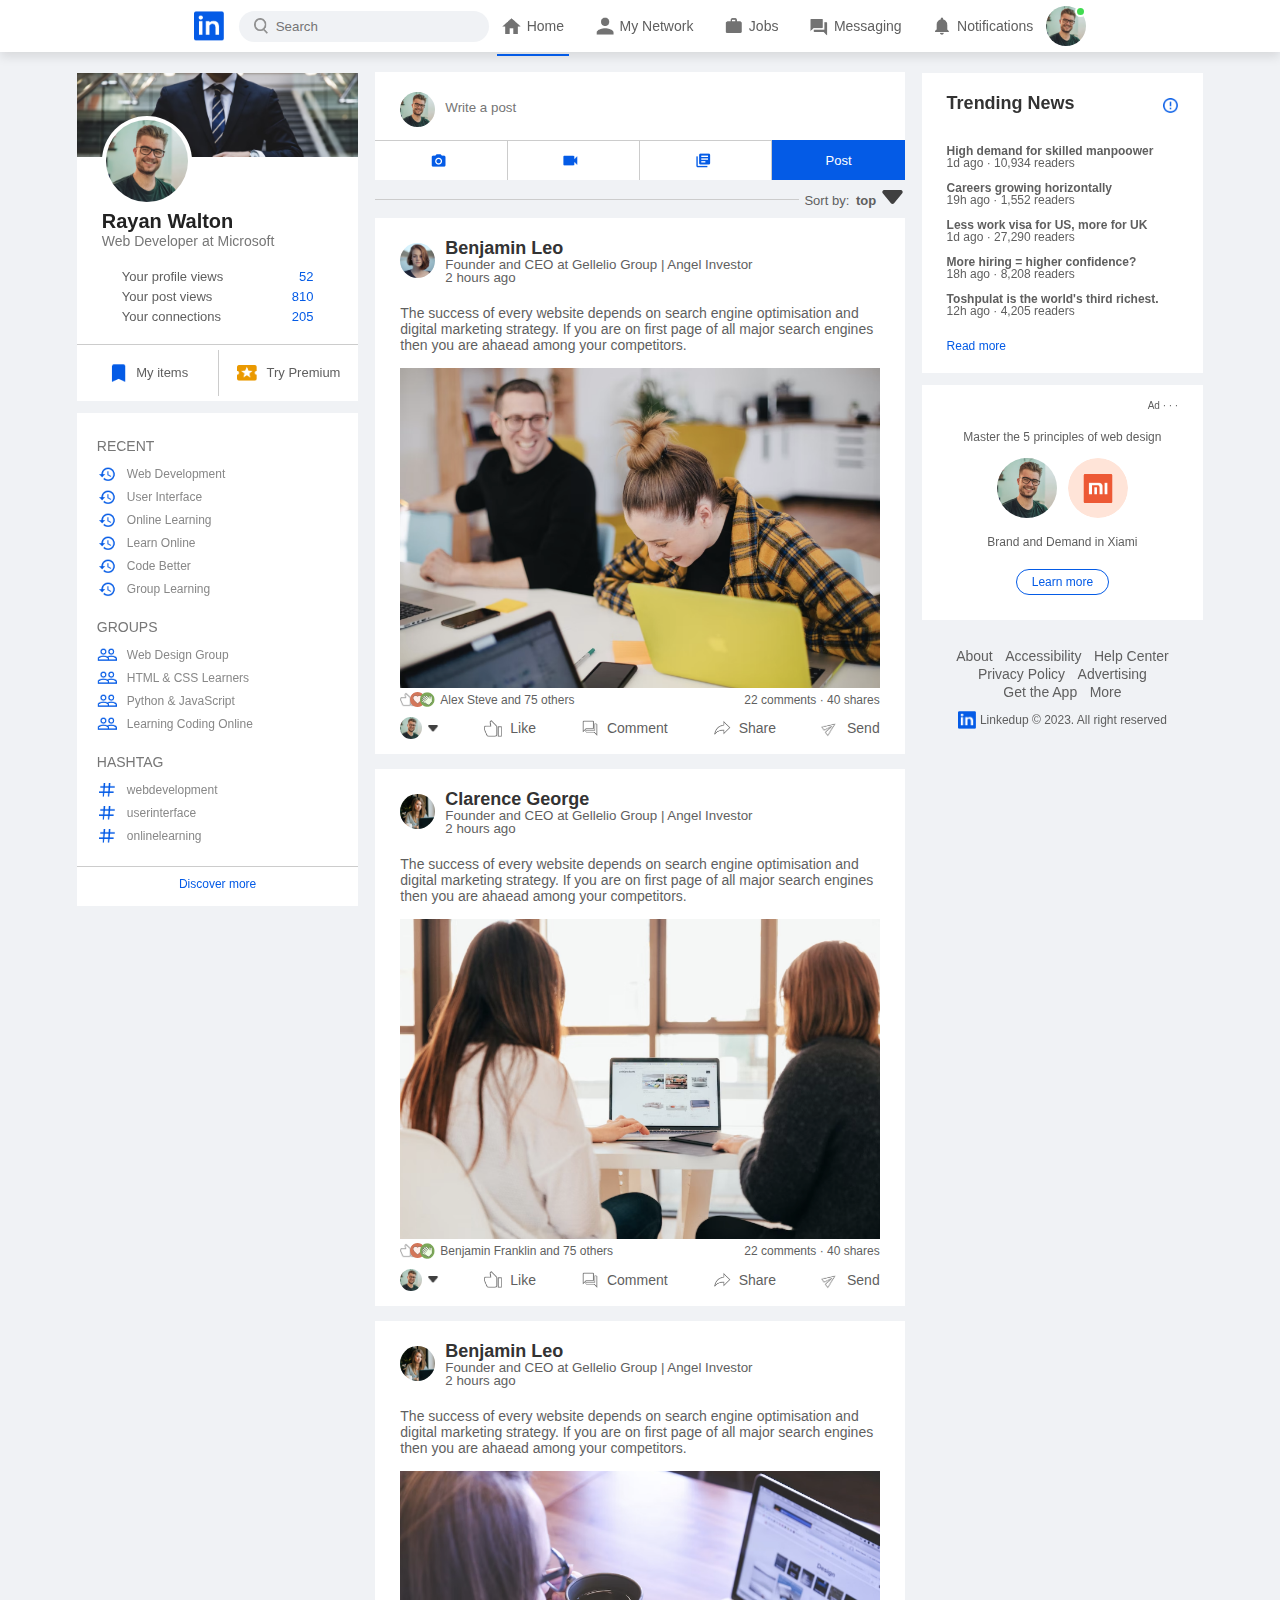
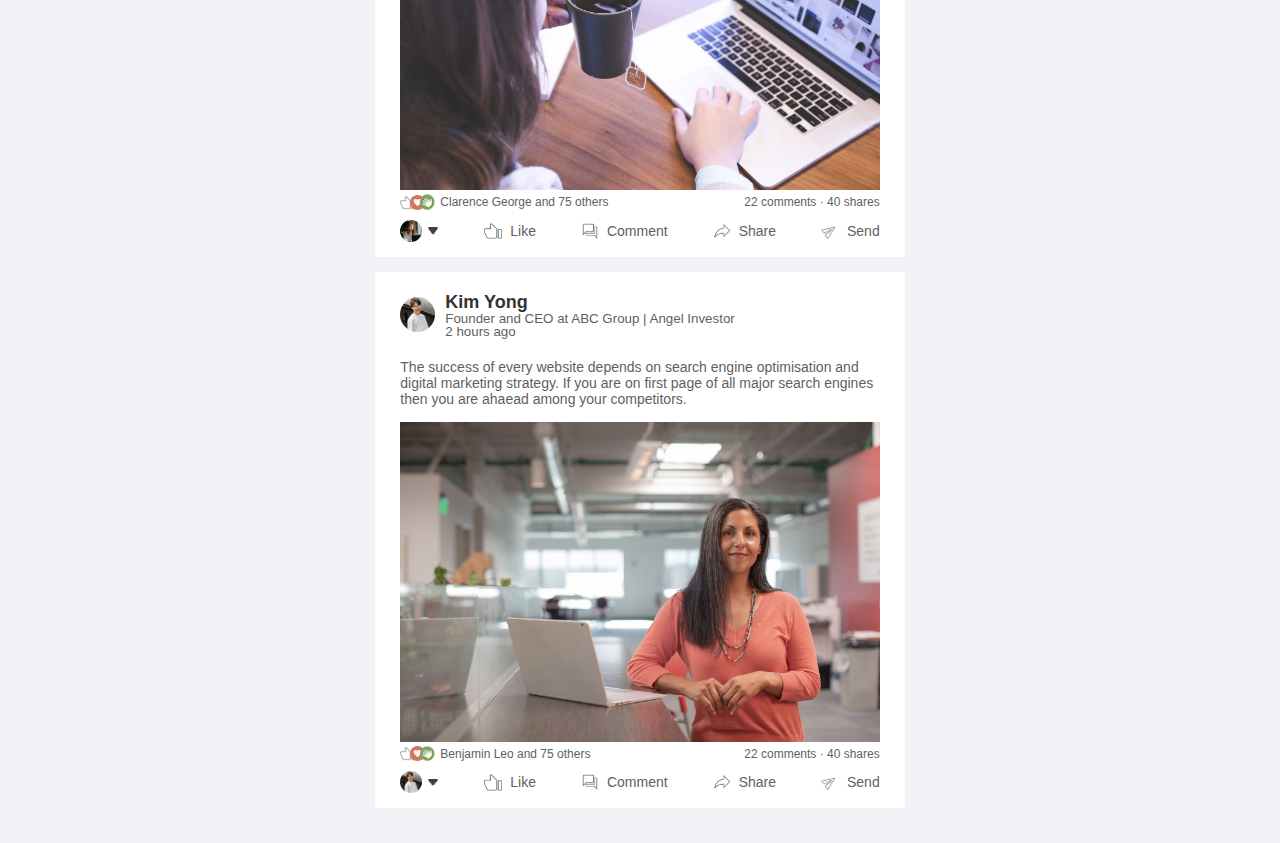
<file: index.html>
<!DOCTYPE html>
<html lang="en">
  <head>
    <meta charset="UTF-8" />
    <meta name="viewport" content="width=device-width, initial-scale=1.0" />
    <title>Social Media Website Design</title>
    <link rel="stylesheet" href="./style.css" />
  </head>
  <body>
    <nav class="navbar">
      <div class="navbar-left">
        <a href="./index.html" class="logo">
          <img src="./images/logo.png" alt="logo-img" />
        </a>

        <div class="search-box">
          <img src="./images/search.png" alt="search-icon" />
          <input type="text" placeholder="Search" />
        </div>
      </div>
      <div class="navbar-center">
        <ul>
          <li>
            <a href="#" class="active-link"
              ><img src="./images/home.png" alt="home-icon" />
              <span>Home</span></a
            >
          </li>
          <li>
            <a href="#"
              ><img src="./images/network.png" alt="network-icon" />
              <span>My Network</span></a
            >
          </li>
          <li>
            <a href="#"
              ><img src="./images/jobs.png" alt="jobs-icon" />
              <span>Jobs</span></a
            >
          </li>
          <li>
            <a href="#"
              ><img src="./images/message.png" alt="message-icon" />
              <span>Messaging</span></a
            >
          </li>
          <li>
            <a href="#"
              ><img src="./images/notification.png" alt="notification-icon" />
              <span>Notifications</span></a
            >
          </li>
        </ul>
      </div>
      <div class="navbar-right">
        <div class="online">
          <img
            src="./images/user-1.png"
            class="navbar-profile-img"
            onclick="toggleMenu()"
          />
        </div>
      </div>
      <!-- ---------------- profile-frop-down-menu -------------- -->
      <div class="profile-menu-wrap" id="profileMenu">
        <div class="profile-menu">
          <div class="user-info">
            <img src="./images/user-1.png" />
            <div>
              <h3>Rayan Walton</h3>
              <a href="./profile.html">See your profile</a>
            </div>
          </div>
          <hr />
          <a href="#" class="profile-menu-link">
            <img src="./images/feedback.png" />
            <p>Give Feedback</p>
            <span>></span>
          </a>
          <a href="#" class="profile-menu-link">
            <img src="./images/setting.png" />
            <p>Settings & Privacy</p>
            <span>></span>
          </a>
          <a href="#" class="profile-menu-link">
            <img src="./images/help.png" />
            <p>Help & Support</p>
            <span>></span>
          </a>
          <a href="#" class="profile-menu-link">
            <img src="./images/display.png" />
            <p>Display & Accessibility</p>
            <span>></span>
          </a>
          <a href="#" class="profile-menu-link">
            <img src="./images/logout.png" />
            <p>Logout</p>
            <span>></span>
          </a>
        </div>
      </div>
    </nav>

    <!-- -- --------------- navbar close ------------- -- -->

    <div class="container">
      <!-- --------- left-sidebar ---------- -->
      <div class="left-sidebar">
        <div class="sidebar-profile-box">
          <img src="./images/cover-pic.png" width="100%" />
          <div class="sidebar-profile-info">
            <img src="./images/user-1.png" />
            <h1>Rayan Walton</h1>
            <h3>Web Developer at Microsoft</h3>
            <ul>
              <li>Your profile views<span>52</span></li>
              <li>Your post views<span>810</span></li>
              <li>Your connections<span>205</span></li>
            </ul>
          </div>
          <div class="sidebar-profile-link">
            <a href="#"><img src="./images/items.png" />My items</a>
            <a href="#"><img src="./images/premium.png" />Try Premium</a>
          </div>
        </div>

        <div class="sidebar-activity" id="sidebarActivity">
          <h3>RECENT</h3>
          <a href="#"><img src="./images/recent.png" /> Web Development</a>
          <a href="#"><img src="./images/recent.png" />User Interface</a>
          <a href="#"><img src="./images/recent.png" />Online Learning</a>
          <a href="#"><img src="./images/recent.png" />Learn Online</a>
          <a href="#"><img src="./images/recent.png" />Code Better</a>
          <a href="#"><img src="./images/recent.png" />Group Learning</a>
          <h3>GROUPS</h3>
          <a href="#"><img src="./images/group.png" /> Web Design Group</a>
          <a href="#"><img src="./images/group.png" /> HTML & CSS Learners</a>
          <a href="#"><img src="./images/group.png" /> Python & JavaScript</a>
          <a href="#"
            ><img src="./images/group.png" /> Learning Coding Online</a
          >
          <h3>HASHTAG</h3>
          <a href="#"><img src="./images/hashtag.png" /> webdevelopment</a>
          <a href="#"><img src="./images/hashtag.png" /> userinterface</a>
          <a href="#"><img src="./images/hashtag.png" /> onlinelearning</a>
          <div class="discover-more-link">
            <a href="#">Discover more</a>
          </div>
        </div>

        <p id="showMoreLink" onclick="toggleActivity()">Show more <b>+</b></p>
      </div>
      <!-- ------------- main-content -------------  -->
      <div class="main-content">
        <div class="create-post">
          <div class="create-post-input">
            <img src="./images/user-1.png" />
            <textarea rows="2" placeholder="Write a post"></textarea>
          </div>
          <div class="create-post-links">
            <li><img src="./images/photo.png" /></li>
            <li><img src="./images/video.png" /></li>
            <li><img src="./images/event.png" /></li>
            <li>Post</li>
          </div>
        </div>
        <div class="sort-by">
          <hr />
          <p>
            Sort by: <span>top <img src="./images/down-arrow.png" /></span>
          </p>
        </div>

        <div class="post">
          <div class="post-author">
            <img src="./images/user-3.png" />
            <div>
              <h1>Benjamin Leo</h1>
              <small>Founder and CEO at Gellelio Group | Angel Investor</small>
              <small>2 hours ago</small>
            </div>
          </div>
          <p>
            The success of every website depends on search engine optimisation
            and digital marketing strategy. If you are on first page of all
            major search engines then you are ahaead among your competitors.
          </p>
          <img src="./images/post-image-1.png" width="100%" />

          <div class="post-stats">
            <div>
              <img src="./images/thumbsup.png" />
              <img src="./images/love.png" />
              <img src="./images/clap.png" />
              <span class="liked-users">Alex Steve and 75 others</span>
            </div>
            <div>
              <span>22 comments &middot; 40 shares</span>
            </div>
          </div>
          <div class="post-activity">
            <div>
              <img src="./images/user-1.png" class="post-activity-user-icon" />
              <img
                src="./images/down-arrow.png"
                class="post-activity-arrow-icon"
              />
            </div>
            <div class="post-activity-link">
              <img src="./images/like.png" />
              <span>Like</span>
            </div>
            <div class="post-activity-link">
              <img src="./images/comment.png" />
              <span>Comment</span>
            </div>
            <div class="post-activity-link">
              <img src="./images/share.png" />
              <span>Share</span>
            </div>
            <div class="post-activity-link">
              <img src="./images/send.png" />
              <span>Send</span>
            </div>
          </div>

          <!-- </div> -->
        </div>
        <div class="post">
          <div class="post-author">
            <img src="./images/user-4.png" />
            <div>
              <h1>Clarence George</h1>
              <small>Founder and CEO at Gellelio Group | Angel Investor</small>
              <small>2 hours ago</small>
            </div>
          </div>
          <p>
            The success of every website depends on search engine optimisation
            and digital marketing strategy. If you are on first page of all
            major search engines then you are ahaead among your competitors.
          </p>
          <img src="./images/post-image-2.png" width="100%" />

          <div class="post-stats">
            <div>
              <img src="./images/thumbsup.png" />
              <img src="./images/love.png" />
              <img src="./images/clap.png" />
              <span class="liked-users">Benjamin Franklin and 75 others</span>
            </div>
            <div>
              <span>22 comments &middot; 40 shares</span>
            </div>
          </div>
          <div class="post-activity">
            <div>
              <img src="./images/user-1.png" class="post-activity-user-icon" />
              <img
                src="./images/down-arrow.png"
                class="post-activity-arrow-icon"
              />
            </div>
            <div class="post-activity-link">
              <img src="./images/like.png" />
              <span>Like</span>
            </div>
            <div class="post-activity-link">
              <img src="./images/comment.png" />
              <span>Comment</span>
            </div>
            <div class="post-activity-link">
              <img src="./images/share.png" />
              <span>Share</span>
            </div>
            <div class="post-activity-link">
              <img src="./images/send.png" />
              <span>Send</span>
            </div>
          </div>

          <!-- </div> -->
        </div>
        <div class="post">
          <div class="post-author">
            <img src="./images/user-4.png" />
            <div>
              <h1>Benjamin Leo</h1>
              <small>Founder and CEO at Gellelio Group | Angel Investor</small>
              <small>2 hours ago</small>
            </div>
          </div>
          <p>
            The success of every website depends on search engine optimisation
            and digital marketing strategy. If you are on first page of all
            major search engines then you are ahaead among your competitors.
          </p>
          <img src="./images/post-image-4.png" width="100%" />

          <div class="post-stats">
            <div>
              <img src="./images/thumbsup.png" />
              <img src="./images/love.png" />
              <img src="./images/clap.png" />
              <span class="liked-users">Clarence George and 75 others</span>
            </div>
            <div>
              <span>22 comments &middot; 40 shares</span>
            </div>
          </div>
          <div class="post-activity">
            <div>
              <img src="./images/user-4.png" class="post-activity-user-icon" />
              <img
                src="./images/down-arrow.png"
                class="post-activity-arrow-icon"
              />
            </div>
            <div class="post-activity-link">
              <img src="./images/like.png" />
              <span>Like</span>
            </div>
            <div class="post-activity-link">
              <img src="./images/comment.png" />
              <span>Comment</span>
            </div>
            <div class="post-activity-link">
              <img src="./images/share.png" />
              <span>Share</span>
            </div>
            <div class="post-activity-link">
              <img src="./images/send.png" />
              <span>Send</span>
            </div>
          </div>
        </div>
        <div class="post">
          <div class="post-author">
            <img src="./images/user-5.png" />
            <div>
              <h1>Kim Yong</h1>
              <small>Founder and CEO at ABC Group | Angel Investor</small>
              <small>2 hours ago</small>
            </div>
          </div>
          <p>
            The success of every website depends on search engine optimisation
            and digital marketing strategy. If you are on first page of all
            major search engines then you are ahaead among your competitors.
          </p>
          <img src="./images/post-image-3.png" width="100%" />

          <div class="post-stats">
            <div>
              <img src="./images/thumbsup.png" />
              <img src="./images/love.png" />
              <img src="./images/clap.png" />
              <span class="liked-users">Benjamin Leo and 75 others</span>
            </div>
            <div>
              <span>22 comments &middot; 40 shares</span>
            </div>
          </div>
          <div class="post-activity">
            <div>
              <img src="./images/user-5.png" class="post-activity-user-icon" />
              <img
                src="./images/down-arrow.png"
                class="post-activity-arrow-icon"
              />
            </div>
            <div class="post-activity-link">
              <img src="./images/like.png" />
              <span>Like</span>
            </div>
            <div class="post-activity-link">
              <img src="./images/comment.png" />
              <span>Comment</span>
            </div>
            <div class="post-activity-link">
              <img src="./images/share.png" />
              <span>Share</span>
            </div>
            <div class="post-activity-link">
              <img src="./images/send.png" />
              <span>Send</span>
            </div>
          </div>
        </div>
        <!-- ------------- right-sidebar -------------- -->
      </div>
      <div class="right-sidebar">
        <div class="sidebar-news">
          <img src="./images/more.png" class="info-icon" alt="info-icon" />
          <h3>Trending News</h3>
          <a href="#">High demand for skilled manpoower</a>
          <span>1d ago &middot; 10,934 readers</span>

          <a href="#">Careers growing horizontally</a>
          <span>19h ago &middot; 1,552 readers</span>

          <a href="#">Less work visa for US, more for UK</a>
          <span>1d ago &middot; 27,290 readers</span>

          <a href="#">More hiring = higher confidence?</a>
          <span>18h ago &middot; 8,208 readers</span>

          <a href="#">Toshpulat is the world's third richest.</a>
          <span>12h ago &middot; 4,205 readers</span>

          <a href="#" class="read-more-link">Read more</a>
        </div>

        <div class="sidebar-ad">
          <small>Ad &middot; &middot; &middot;</small>
          <p>Master the 5 principles of web design</p>
          <div>
            <img src="./images/user-1.png" alt="user-img" />
            <img src="./images/mi-logo.png" alt="mi-logo" />
          </div>
          <b>Brand and Demand in Xiami</b>
          <a href="#" class="ad-link">Learn more</a>
        </div>

        <div class="sidebar-useful-links">
          <a href="#">About</a>
          <a href="#">Accessibility</a>
          <a href="#">Help Center</a>
          <a href="#">Privacy Policy</a>
          <a href="#">Advertising</a>
          <a href="#">Get the App</a>
          <a href="#">More</a>

          <div class="copyright-msg">
            <img src="./images/logo.png" />
            <p>Linkedup &#169; 2023. All right reserved</p>
          </div>
        </div>
      </div>
    </div>
    <script src="./index.js"></script>
  </body>
</html>
</file>
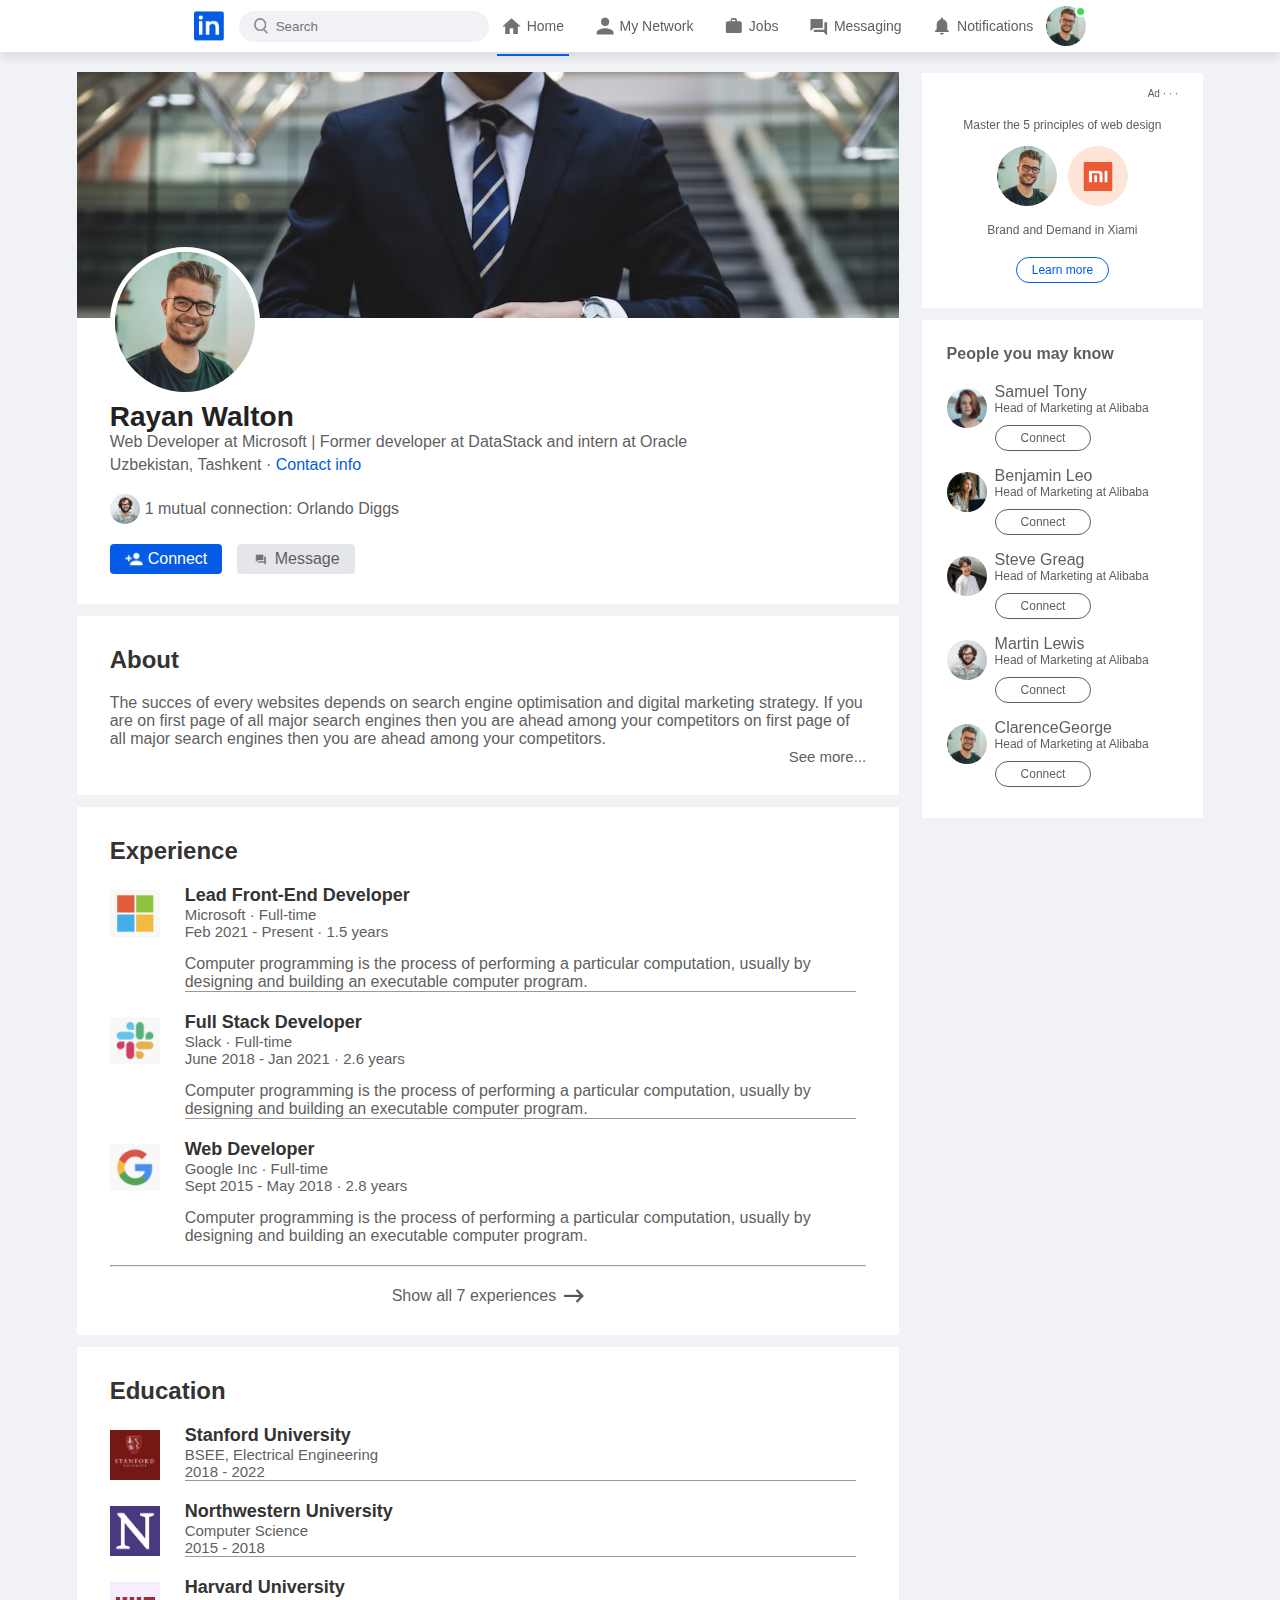
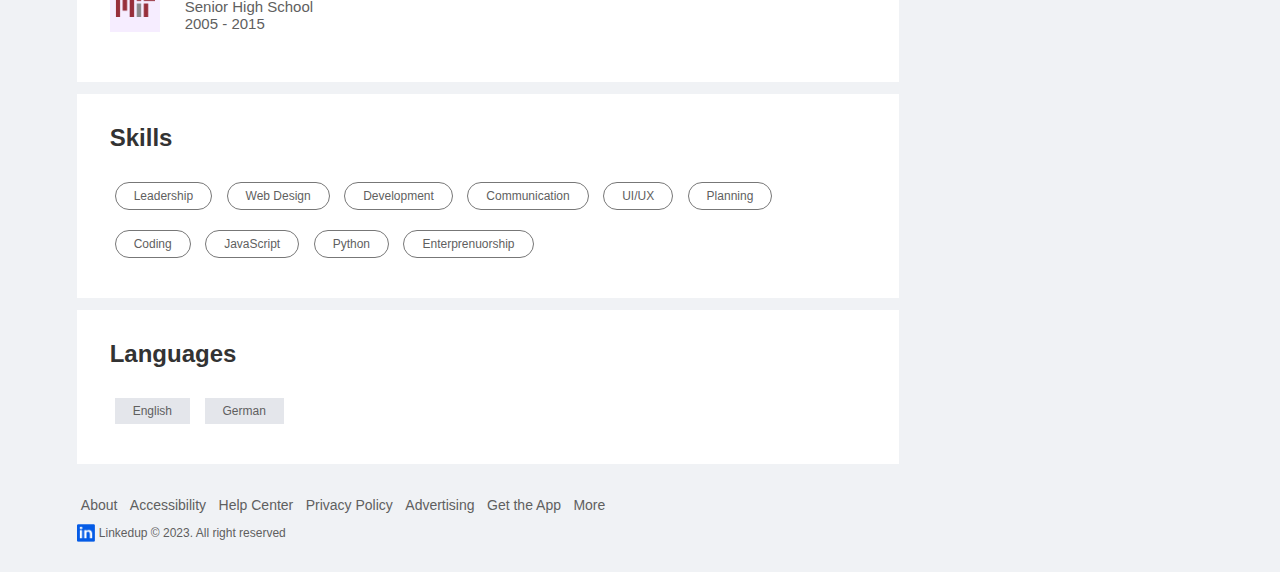
<file: profile.html>
<!DOCTYPE html>
<html lang="en">
  <head>
    <meta charset="UTF-8" />
    <meta name="viewport" content="width=device-width, initial-scale=1.0" />
    <title>Social Media Website Design</title>
    <link rel="stylesheet" href="./style.css" />
  </head>
  <body>
    <nav class="navbar">
      <div class="navbar-left">
        <a href="./index.html" class="logo">
          <img src="./images/logo.png" alt="logo-img" />
        </a>

        <div class="search-box">
          <img src="./images/search.png" alt="search-icon" />
          <input type="text" placeholder="Search" />
        </div>
      </div>
      <div class="navbar-center">
        <ul>
          <li>
            <a href="#" class="active-link"
              ><img src="./images/home.png" alt="home-icon" />
              <span>Home</span></a
            >
          </li>
          <li>
            <a href="#"
              ><img src="./images/network.png" alt="network-icon" />
              <span>My Network</span></a
            >
          </li>
          <li>
            <a href="#"
              ><img src="./images/jobs.png" alt="jobs-icon" />
              <span>Jobs</span></a
            >
          </li>
          <li>
            <a href="#"
              ><img src="./images/message.png" alt="message-icon" />
              <span>Messaging</span></a
            >
          </li>
          <li>
            <a href="#"
              ><img src="./images/notification.png" alt="notification-icon" />
              <span>Notifications</span></a
            >
          </li>
        </ul>
      </div>
      <div class="navbar-right">
        <div class="online">
          <img
            src="./images/user-1.png"
            class="navbar-profile-img"
            onclick="toggleMenu()"
          />
        </div>
      </div>
      <!-- ---------------- profile-frop-down-menu -------------- -->
      <div class="profile-menu-wrap" id="profileMenu">
        <div class="profile-menu">
          <div class="user-info">
            <img src="./images/user-1.png" />
            <div>
              <h3>Rayan Walton</h3>
              <a href="./profile.html">See your profile</a>
            </div>
          </div>
          <hr />
          <a href="#" class="profile-menu-link">
            <img src="./images/feedback.png" />
            <p>Give Feedback</p>
            <span>></span>
          </a>
          <a href="#" class="profile-menu-link">
            <img src="./images/setting.png" />
            <p>Settings & Privacy</p>
            <span>></span>
          </a>
          <a href="#" class="profile-menu-link">
            <img src="./images/help.png" />
            <p>Help & Support</p>
            <span>></span>
          </a>
          <a href="#" class="profile-menu-link">
            <img src="./images/display.png" />
            <p>Display & Accessibility</p>
            <span>></span>
          </a>
          <a href="#" class="profile-menu-link">
            <img src="./images/logout.png" />
            <p>Logout</p>
            <span>></span>
          </a>
        </div>
      </div>
    </nav>

    <!-- -- --------------- navbar close ------------- -- -->
    <div class="container profile-cont">
      <div class="profile-main">
        <div class="profile-container">
          <img src="./images/cover-pic.png" width="100%" />
          <div class="profile-container-inner">
            <img src="./images/user-1.png" class="profile-pic" />
            <h1>Rayan Walton</h1>
            <b
              >Web Developer at Microsoft | Former developer at DataStack and
              intern at Oracle</b
            >
            <p>Uzbekistan, Tashkent &middot; <a href="#">Contact info</a></p>
            <div class="mutual-connection">
              <img src="./images/user-2.png" />
              <span>1 mutual connection: Orlando Diggs</span>
            </div>
            <div class="profile-btn">
              <a href="#" class="primary-btn"
                ><img src="./images/connect.png" />Connect</a
              >
              <a href="#"><img src="./images/message.png" />Message</a>
            </div>
          </div>
        </div>
        <div class="profile-description">
          <h2>About</h2>
          <p>
            The succes of every websites depends on search engine optimisation
            and digital marketing strategy. If you are on first page of all
            major search engines then you are ahead among your competitors on
            first page of all major search engines then you are ahead among your
            competitors.
          </p>
          <a href="#" class="see-more-link">See more...</a>
        </div>

        <div class="profile-description">
          <h2>Experience</h2>
          <div class="profile-desc-row">
            <img src="./images/microsoft.png" />
            <div>
              <h3>Lead Front-End Developer</h3>
              <b>Microsoft &middot; Full-time</b>
              <b>Feb 2021 - Present &middot; 1.5 years</b>
              <p>
                Computer programming is the process of performing a particular
                computation, usually by designing and building an executable
                computer program.
              </p>
              <hr />
            </div>
          </div>

          <div class="profile-desc-row">
            <img src="./images/slack.png" />
            <div>
              <h3>Full Stack Developer</h3>
              <b>Slack &middot; Full-time</b>
              <b>June 2018 - Jan 2021 &middot; 2.6 years</b>
              <p>
                Computer programming is the process of performing a particular
                computation, usually by designing and building an executable
                computer program.
              </p>
              <hr />
            </div>
          </div>

          <div class="profile-desc-row">
            <img src="./images/google.png" />
            <div>
              <h3>Web Developer</h3>
              <b>Google Inc &middot; Full-time</b>
              <b>Sept 2015 - May 2018 &middot; 2.8 years</b>
              <p>
                Computer programming is the process of performing a particular
                computation, usually by designing and building an executable
                computer program.
              </p>
            </div>
          </div>

          <hr />
          <a href="#" class="experience-link"
            >Show all 7 experiences <img src="./images/right-arrow.png"
          /></a>
        </div>

        <div class="profile-description education">
          <h2>Education</h2>
          <div class="profile-desc-row">
            <img src="./images/stanford.png" />
            <div>
              <h3>Stanford University</h3>
              <b>BSEE, Electrical Engineering</b>
              <b>2018 - 2022</b>
              <hr />
            </div>
          </div>
          <div class="profile-desc-row">
            <img src="./images/north.png" />
            <div>
              <h3>Northwestern University</h3>
              <b>Computer Science</b>
              <b>2015 - 2018</b>
              <hr />
            </div>
          </div>
          <div class="profile-desc-row">
            <img src="./images/mit.png" />
            <div>
              <h3>Harvard University</h3>
              <b>Senior High School</b>
              <b>2005 - 2015</b>
            </div>
          </div>
        </div>
        <div class="profile-description">
          <h2>Skills</h2>
          <a href="#" class="skills-btn">Leadership</a>
          <a href="#" class="skills-btn">Web Design</a>
          <a href="#" class="skills-btn">Development</a>
          <a href="#" class="skills-btn">Communication</a>
          <a href="#" class="skills-btn">UI/UX</a>
          <a href="#" class="skills-btn">Planning</a>
          <a href="#" class="skills-btn">Coding</a>
          <a href="#" class="skills-btn">JavaScript</a>
          <a href="#" class="skills-btn">Python</a>
          <a href="#" class="skills-btn">Enterprenuorship</a>
        </div>
        <div class="profile-description">
          <h2>Languages</h2>
          <a href="#" class="language-btn">English</a>
          <a href="#" class="language-btn">German</a>
        </div>
      </div>
      <!-- ---------- profile-sidebar ------------- -->
      <div class="profile-sidebar">
        <div class="sidebar-ad">
          <small>Ad &middot; &middot; &middot;</small>
          <p>Master the 5 principles of web design</p>
          <div>
            <img src="./images/user-1.png" alt="user-img" />
            <img src="./images/mi-logo.png" alt="mi-logo" />
          </div>
          <b>Brand and Demand in Xiami</b>
          <a href="#" class="ad-link">Learn more</a>
        </div>
        <div class="sidebar-people">
          <h3>People you may know</h3>
          <div class="sidebar-people-row">
            <img src="./images/user-3.png" />
            <div>
              <h2>Samuel Tony</h2>
              <p>Head of Marketing at Alibaba</p>
              <a href="#">Connect</a>
            </div>
          </div>
          <div class="sidebar-people-row">
            <img src="./images/user-4.png" />
            <div>
              <h2>Benjamin Leo</h2>
              <p>Head of Marketing at Alibaba</p>
              <a href="#">Connect</a>
            </div>
          </div>
          <div class="sidebar-people-row">
            <img src="./images/user-5.png" />
            <div>
              <h2>Steve Greag</h2>
              <p>Head of Marketing at Alibaba</p>
              <a href="#">Connect</a>
            </div>
          </div>
          <div class="sidebar-people-row">
            <img src="./images/user-2.png" />
            <div>
              <h2>Martin Lewis</h2>
              <p>Head of Marketing at Alibaba</p>
              <a href="#">Connect</a>
            </div>
          </div>
          <div class="sidebar-people-row">
            <img src="./images/user-1.png " />
            <div>
              <h2>ClarenceGeorge</h2>
              <p>Head of Marketing at Alibaba</p>
              <a href="#">Connect</a>
            </div>
          </div>
        </div>
      </div>
    </div>

    <div class="profile-footer">
      <div class="sidebar-useful-links">
        <a href="#">About</a>
        <a href="#">Accessibility</a>
        <a href="#">Help Center</a>
        <a href="#">Privacy Policy</a>
        <a href="#">Advertising</a>
        <a href="#">Get the App</a>
        <a href="#">More</a>

        <div class="copyright-msg">
          <img src="./images/logo.png" />
          <p>Linkedup &#169; 2023. All right reserved</p>
        </div>
      </div>
    </div>
    <script src="./index.js"></script>
  </body>
</html>
</file>
<file: style.css>
* {
  margin: 0;
  padding: 0;
  font-family: "Poppins", sans-serif;
  box-sizing: border-box;
}

body {
  background: #f0f2f5;
  color: #5f5f5f;
}

a {
  text-decoration: none;
  color: #5f5f5f;
}

.navbar {
  display: flex;
  align-items: center;
  justify-content: center;
  background: #fff;
  padding: 6px 6%;
  position: sticky;
  top: 0;
  z-index: 100;
  box-shadow: 0 5px 10px rgba(0, 0, 0, 0.1);
}

.logo img {
  width: 30px;
  margin-right: 15px;
  display: block;
}

.navbar-center ul li {
  display: inline-block;
  list-style: none;
}

.navbar-center ul li a {
  display: flex;
  align-items: center;
  font-size: 14px;
  margin: 5px 8px;
  padding-right: 5px;
  position: relative;
}

.navbar-center ul li a img {
  width: 30px;
}

.navbar-center ul li a::after {
  content: "";
  width: 0;
  height: 2px;
  background: #045be6;
  position: absolute;
  bottom: -15px;
  transition: width 0.3s;
}

.navbar-center ul li a:hover::after,
.navbar-center ul li .active-link::after {
  width: 100%;
}

.navbar-profile-img {
  width: 40px;
  border-radius: 50%;
  display: block;
  cursor: pointer;
  position: relative;
}

.online {
  position: relative;
}

.online::after {
  content: "";
  width: 7px;
  height: 7px;
  border: 2px solid #fff;
  border-radius: 50%;
  right: 0px;
  top: 0px;
  background: #41db51;
  position: absolute;
}

.search-box {
  background: #f0f2f5;
  width: 250px;
  border-radius: 20px;
  display: flex;
  align-items: center;
  padding: 0 15px;
}

.navbar-left {
  display: flex;
  align-items: center;
}

.search-box img {
  width: 14px;
}

.search-box input {
  width: 100%;
  background: transparent;
  padding: 8px;
  outline: none;
  border: 0;
}

/* ------- navbar end ----------- */

.container {
  padding: 20px 6%;
  display: flex;
  flex-wrap: wrap;
  justify-content: space-between;
}

/* ----------- left-sidebar ------------ */
.left-sidebar {
  flex-basis: 25%;
  align-self: flex-start;
  position: sticky;
  top: 73px;
}

.sidebar-profile-box {
  background: #fff;
}

.sidebar-profile-info {
  padding: 0 25px;
}

.sidebar-profile-info img {
  width: 90px;
  border-radius: 50%;
  background: #fff;
  padding: 4px;
  margin-top: -45px;
}

.sidebar-profile-info h1 {
  font-size: 20px;
  font-weight: 600;
  color: #222;
}

.sidebar-profile-info h3 {
  font-size: 14px;
  font-weight: 500;
  color: #777;
}

.sidebar-profile-info ul {
  list-style: none;
  margin: 20px;
}

.sidebar-profile-info ul li {
  width: 100%;
  margin: 5px 0;
  font-size: 13px;
}

.sidebar-profile-info ul li span {
  float: right;
  color: #045be6;
}

.sidebar-profile-link {
  display: flex;
  align-items: center;
  border-top: 1px solid #ccc;
}

.sidebar-profile-link a {
  flex-basis: 50%;
  display: flex;
  align-items: center;
  justify-content: center;
  padding: 15px 0;
  font-size: 13px;
  border-left: 1px solid #ccc;
}

.sidebar-profile-link a:first-child {
  border-left: 0;
}

.sidebar-profile-link a img {
  width: 20px;
  margin-right: 10px;
}

.sidebar-activity {
  background: #fff;
  padding: 5px 20px;
  margin: 12px 0;
}

.sidebar-activity h3 {
  color: #777;
  font-size: 14px;
  font-weight: 500;
  margin: 20px 0 10px;
}

.sidebar-activity a {
  display: flex;
  align-items: center;
  font-size: 12px;
  font-weight: 500;
  color: #888;
  margin: 3px 0;
}

.sidebar-activity a img {
  width: 20px;
  margin-right: 10px;
}

.discover-more-link {
  border-top: 1px solid #ccc;
  text-align: center;
  margin-top: 20px;
  margin-left: -20px;
  margin-right: -20px;
}

.discover-more-link a {
  color: #045be6;
  display: inline-block;
  margin: 10px 0;
}

/* ----------- right-sidebar ------------- */

.right-sidebar {
  flex-basis: 25%;
  align-self: flex-start;
  position: sticky;
  top: 73px;
}

.sidebar-news {
  background: #fff;
  padding: 10px 25px;
}

.info-icon {
  width: 15px;
  float: right;
  margin-top: 15px;
}

.sidebar-news h3 {
  font-size: 18px;
  font-weight: 600;
  color: #333;
  margin: 10px 0 30px;
}

.sidebar-news a {
  display: block;
  font-size: 12px;
  font-weight: 600;
  margin-top: 10px;
  margin-bottom: -5px;
}

.sidebar-news span {
  font-size: 12px;
}

.sidebar-news .read-more-link {
  color: #045be6;
  font-weight: 500;
  margin: 20px 0 10px;
}

.sidebar-ad {
  background: #fff;
  padding: 15px 25px;
  text-align: center;
  margin: 12px 0;
  font-size: 12px;
}

.sidebar-ad img {
  width: 60px;
  border-radius: 50%;
  margin: 4px;
}

.sidebar-ad small {
  float: right;
  font-weight: 500;
}

.sidebar-ad p {
  margin-top: 30px;
  margin-bottom: 10px;
}

.sidebar-ad b {
  display: block;
  font-weight: 500;
  margin-top: 10px;
}

.ad-link {
  display: inline-block;
  border: 1px solid #045be6;
  border-radius: 30px;
  padding: 5px 15px;
  color: #045be6;
  font-weight: 500;
  margin: 20px auto 10px;
}

.sidebar-useful-links {
  padding: 15px 25px;
  text-align: center;
}

.sidebar-useful-links a {
  display: inline-block;
  font-size: 14px;
  margin: 0 4px;
}

.copyright-msg {
  display: flex;
  align-items: center;
  justify-content: center;
  font-size: 12px;
  margin-top: 10px;
  font-weight: 500;
}

.copyright-msg img {
  width: 18px;
  margin-right: 4px;
}

/* ----------- main-content ------------- */

.main-content {
  flex-basis: 47%;
}

.create-post {
  background: #fff;
}

.create-post-input {
  padding: 20px 25px 10px;
  display: flex;
  align-items: flex-start;
}

.create-post-input img {
  width: 35px;
  border-radius: 50%;
  margin-right: 10px;
}

.create-post-input textarea {
  width: 100%;
  border: 0;
  outline: 0;
  resize: none;
  background: transparent;
  margin-top: 8px;
}

::placeholder {
  font-weight: 500;
}

.create-post-links {
  display: flex;
  align-items: flex-start;
}

.create-post-links li {
  list-style: none;
  border-top: 1px solid #ccc;
  border-right: 1px solid #ccc;
  flex-basis: 25%;
  height: 40px;
  font-size: 13px;
  display: flex;
  align-items: center;
  justify-content: center;
  cursor: pointer;
}

.create-post-links li img {
  width: 15px;
  margin-right: 5px;
}

.create-post-links li:last-child {
  background: #045be6;
  color: #fff;
  border-top: 0;
  border-right: 0;
}

.sort-by {
  display: flex;
  align-items: center;
  margin: 10px 0;
}

.sort-by hr {
  flex: 1;
  border: 0;
  height: 1px;
  background: #ccc;
}

.sort-by p {
  font-size: 13px;
  padding-left: 5px;
}

.sort-by p span {
  font-weight: 600;
  cursor: pointer;
}

.sort-by p span {
  width: 12px;
  margin-left: 3px;
}

.post {
  background: #fff;
  padding: 20px 25px 5px;
  margin: 5px 0 15px;
}

.post-author {
  display: flex;
  align-items: flex-start;
  margin-bottom: 20px;
}

.post-author img {
  width: 35px;
  border-radius: 50%;
  margin-right: 10px;
  margin-top: 5px;
}

.post-author h1 {
  font-size: 18px;
  font-weight: 600;
  color: #333;
}

.post-author small {
  display: block;
  margin-top: -2px;
}

.post p {
  font-size: 14px;
  margin-bottom: 15px;
}

.post-stats {
  display: flex;
  flex-wrap: wrap;
  align-items: center;
  justify-content: space-between;
  font-size: 12px;
  border-bottom: 6px;
}

.post-stats div {
  display: flex;
  align-items: center;
}

.post-stats img {
  width: 15px;
  margin-right: -5px;
}

.liked-users {
  margin-left: 10px;
}

.post-activity {
  display: flex;
  align-items: center;
  justify-content: space-between;
  padding: 10px 0;
  font-size: 14px;
  font-weight: 500;
}

.post-activity div {
  display: flex;
  align-items: center;
}

.post-activity-user-icon {
  width: 22px;
  border-radius: 50%;
}

.post-activity-arrow-icon {
  width: 12px;
  margin-left: 5px;
}

.post-activity-link img {
  width: 18px;
  margin-right: 8px;
}

/* ------------ profile-drop-down-menu --------------- */
.profile-menu-wrap {
  position: absolute;
  top: 100%;
  right: 5%;
  width: 320px;
  max-height: 0;
  overflow: hidden;
  transition: max-height 0.5s;
}

.profile-menu-wrap.open-menu {
  max-height: 400px;
}

.profile-menu {
  background: #222;
  color: #fff;
  padding: 20px;
  margin: 10px;
}

.user-info {
  display: flex;
  align-items: center;
}

.user-info img {
  width: 50px;
  border-radius: 50%;
  margin-right: 15px;
}

.user-info h3 {
  font-weight: 500;
  margin-bottom: -7px;
}

.user-info a {
  color: #c9dbf8;
  font-size: 13px;
}

.profile-menu hr {
  border: 0;
  height: 1px;
  width: 100%;
  background: #fff;
  margin: 15px 0 10px;
}

.profile-menu-link {
  display: flex;
  align-items: center;
  color: #fff;
  margin: 12px 0;
  font-size: 14px;
}

.profile-menu-link p {
  width: 100%;
}

.profile-menu-link img {
  width: 35px;
  border-radius: 50%;
  margin-right: 15px;
}

/* --------------- profile-page ------------------ */

.profile-main {
  flex-basis: 73%;
}

.profile-sidebar {
  flex-basis: 25%;
  align-self: flex-start;
  position: sticky;
  top: 73px;
}

.profile-container {
  background: #fff;
}

.profile-container-inner {
  padding: 0 4% 10px;
}

.profile-pic {
  width: 150px;
  border-radius: 50%;
  margin-top: -75px;
  padding: 5px;
  background: #fff;
}

.profile-container h1 {
  font-size: 28px;
  font-weight: 600;
  color: #222;
}

.profile-container b {
  font-weight: 500;
}

.profile-container p {
  margin-top: 5px;
}

.profile-container p a {
  color: #045be6;
  font-weight: 500;
}

.mutual-connection {
  display: flex;
  align-items: center;
  margin: 20px 0;
}

.mutual-connection img {
  width: 30px;
  border-radius: 50%;
  margin-right: 5px;
}

.profile-btn {
  margin: 20px 0;
}

.profile-btn a {
  display: inline-flex;
  align-items: center;
  background: #e4e6eb;
  padding: 6px 15px;
  border-radius: 4px;
  margin-right: 10px;
}

.profile-btn a img {
  width: 18px;
  margin-right: 5px;
}

.profile-btn .primary-btn {
  background: #045be6;
  color: #fff;
}

.profile-description {
  background: #fff;
  padding: 20px 4% 30px;
  margin: 12px 0;
}

.profile-description h2 {
  color: #333;
  margin: 10px 0 20px;
  font-weight: 600;
}

.see-more-link {
  display: block;
  text-align: right;
  font-size: 15px;
}

.profile-desc-row {
  display: flex;
  align-items: flex-start;
  margin: 20px 0;
}

.profile-desc-row img {
  width: 50px;
  margin-right: 25px;
  margin-top: 5px;
}

.profile-desc-row div {
  width: 100%;
}

.profile-desc-row h3 {
  font-size: 18px;
  font-weight: 600;
  color: #333;
}

.profile-desc-row b {
  display: block;
  font-weight: 500;
  font-size: 15px;
}

.profile-desc-row p {
  margin-top: 15px;
}

.profile-desc-row hr {
  border: 0;
  border-bottom: 1px solid #999;
  margin-right: 10px;
}

.experience-link {
  display: flex;
  align-items: center;
  justify-content: center;
  padding-top: 20px;
  font-weight: 500;
}

.experience-link img {
  width: 20px;
  margin-left: 8px;
}

.skills-btn {
  display: inline-block;
  margin: 10px 5px;
  padding: 6px 18px;
  border: 1px solid #777;
  border-radius: 30px;
  font-size: 12px;
  font-weight: 500;
}

.language-btn {
  display: inline-block;
  margin: 10px 5px;
  padding: 6px 18px;
  background: #e4e6eb;
  font-size: 12px;
  font-weight: 500;
}

/* ------------- profile-right-sidebar ---------- */
.profile-sidebar .sidebar-ad {
  margin: 0;
}

.sidebar-people {
  background: #fff;
  padding: 15px 25px;
  margin: 12px 0;
  font-size: 12px;
}

.sidebar-people h3 {
  font-size: 16px;
  font-weight: 600;
  margin: 10px 0 20px;
}

.sidebar-people-row {
  display: flex;
  align-items: flex-start;
  margin: 6px 0;
}

.sidebar-people-row img {
  width: 40px;
  border-radius: 50%;
  margin-right: 8px;
  margin-top: 5px;
}

.sidebar-people-row h2 {
  font-weight: 500;
  font-size: 16px;
}

.sidebar-people-row a {
  display: inline-block;
  margin: 10px 0;
  padding: 5px 25px;
  border: 1px solid #5f5f5f;
  border-radius: 30px;
  font-weight: 500;
}

.profile-footer {
  padding: 0 6% 30px;
}

.profile-footer .sidebar-useful-links {
  text-align: left;
  padding: 0;
}

.profile-footer .copyright-msg {
  justify-content: flex-start;
}

#showMoreLink {
  display: none;
}
/* ------------ media query for small screen ------------ */

@media only screen and (max-width: 600px) {
  .search-box {
    background: transparent;
    width: auto;
    padding: 0;
  }
  .search-box input {
    width: 0;
    padding: 0;
  }
  .navbar-center ul li a span {
    display: none;
  }
  .navbar {
    justify-content: space-evenly;
  }
  .navbar-center ul li a {
    padding-right: 0;
    margin: 5px;
  }
  .navbar-profile-img {
    width: 30px;
  }
  .container {
    padding: 15px 3%;
    flex-direction: column;
  }
  .left-sidebar,
  .right-sidebar {
    flex-basis: 100%;
    position: relative;
    top: unset;
  }
  .main-content {
    flex-basis: 100%;
  }
  .post-stats div {
    margin: 2px 0;
  }
  .post-activity-link span {
    display: none;
  }
  .post-activity-link img {
    margin-right: 0;
  }
  .profile-main,
  .profile-sidebar {
    flex-basis: 100%;
  }
  .profile-sidebar {
    align-self: auto;
  }

  .profile-container {
    font-size: 14px;
  }
  .profile-pic {
    width: 100px;
    margin-top: -50px;
  }
  .profile-description {
    font-size: 14px;
  }
  #showMoreLink {
    display: block;
    width: fit-content;
    margin: 10px auto;
    font-size: 14px;
    cursor: pointer;
  }
  .sidebar-activity {
    display: none;
  }
  .sidebar-activity.open-activity {
    display: block;
  }
}

@media (min-width: 600px) and (max-width: 1024px) {
  .search-box {
    background: transparent;
    width: auto;
    padding: 0;
  }
  .search-box input {
    width: 0;
    padding: 0;
  }
  .navbar-center ul li a span {
    display: none;
  }
  .navbar-center ul li a {
    padding-right: 0;
    margin: 5px;
  }
  .navbar-profile-img {
    width: 30px;
  }
}
</file>
